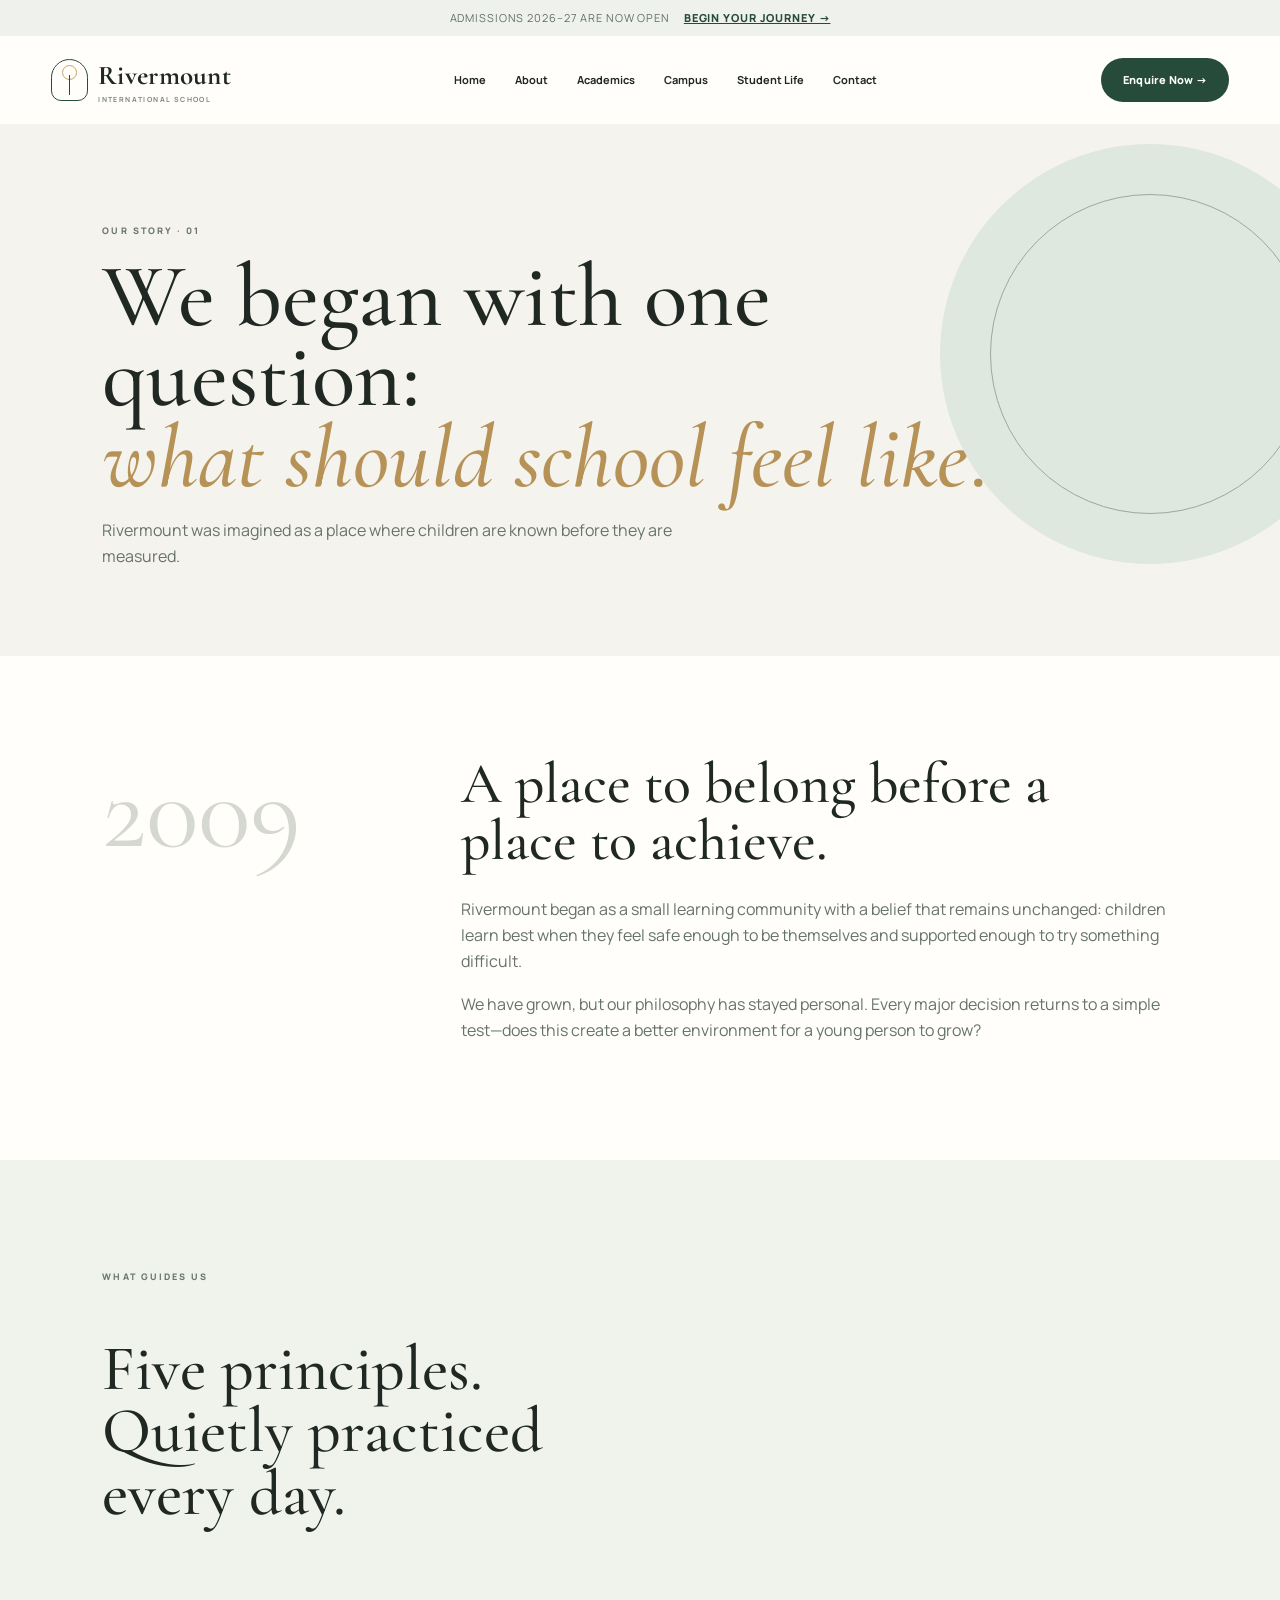
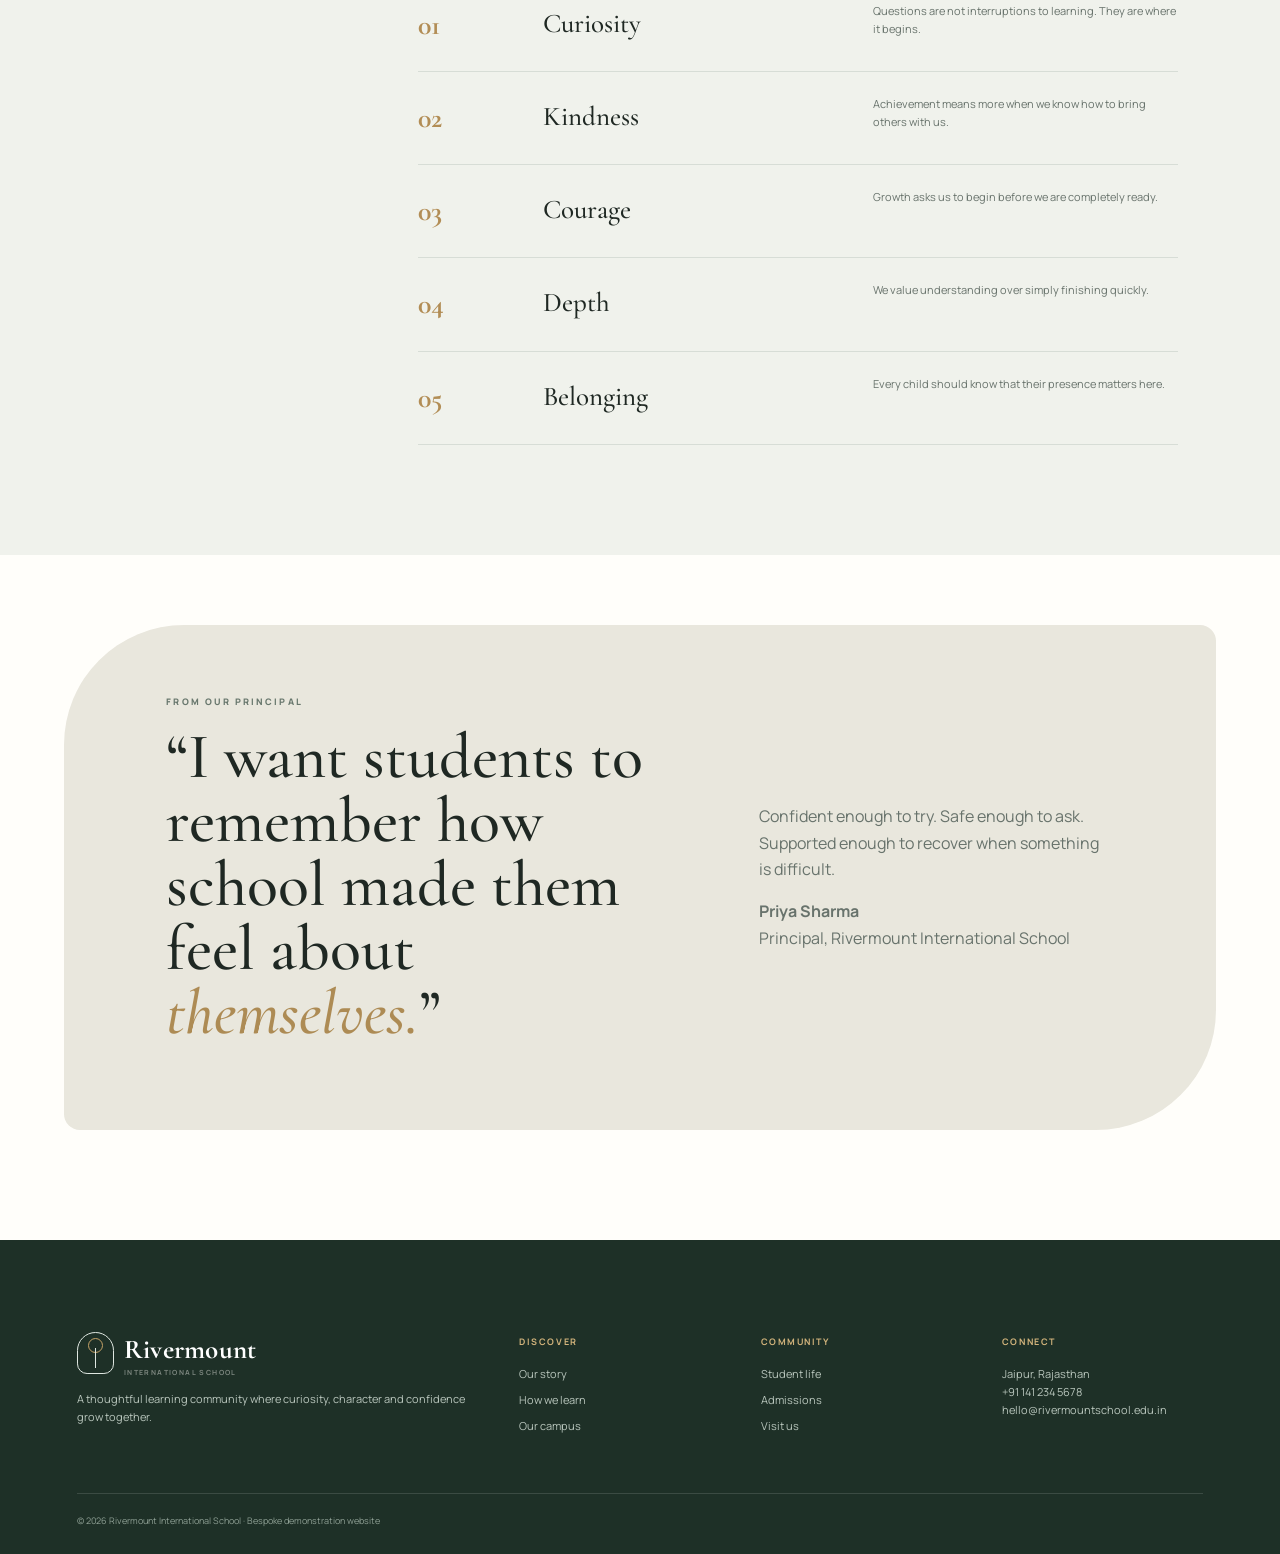
<file: about.html>
<!doctype html>
<html lang="en">

<head>
    <meta charset="utf-8">
    <meta name="viewport" content="width=device-width,initial-scale=1">
    <title>About | Rivermount International School</title>
    <link rel="preconnect" href="https://fonts.googleapis.com">
    <link rel="preconnect" href="https://fonts.gstatic.com" crossorigin>
    <link
        href="https://fonts.googleapis.com/css2?family=Caveat:wght@400;500&family=Cormorant+Garamond:ital,wght@0,400;0,500;0,600;1,500&family=Manrope:wght@400;500;600;700;800&display=swap"
        rel="stylesheet">
    <link rel="stylesheet" href="style.css">
</head>

<body>
    <div class="sitebar">ADMISSIONS 2026–27 ARE NOW OPEN <a href="admissions.html">BEGIN YOUR JOURNEY →</a></div>
    <header>
        <a class="logo" href="index.html"><span class="logo-mark"></span><span>Rivermount<small>INTERNATIONAL
                    SCHOOL</small></span></a>
        <nav class="desktop-nav"><a href="index.html">Home</a><a href="about.html">About</a><a
                href="academics.html">Academics</a><a href="campus.html">Campus</a><a href="life.html">Student
                Life</a><a href="contact.html">Contact</a></nav>
        <a class="enquire" href="admissions.html">Enquire Now →</a><button class="menu">☰</button>
        <div class="mobile-nav"><a href="index.html">Home</a><a href="about.html">About</a><a
                href="academics.html">Academics</a><a href="campus.html">Campus</a><a href="life.html">Student
                Life</a><a href="admissions.html">Admissions</a><a href="contact.html">Contact</a></div>
    </header>
    <main>
        <section class="page-hero">
            <div class="page-orb"></div>
            <div class="kicker">OUR STORY · 01</div>
            <h1>We began with one question:<br><i>what should school feel like?</i></h1>
            <p>Rivermount was imagined as a place where children are known before they are measured.</p>
        </section>
        <section class="story-section">
            <div class="story-year">2009</div>
            <div>
                <h2>A place to belong before a place to achieve.</h2>
                <p>Rivermount began as a small learning community with a belief that remains unchanged: children learn
                    best when they feel safe enough to be themselves and supported enough to try something difficult.
                </p>
                <p>We have grown, but our philosophy has stayed personal. Every major decision returns to a simple
                    test—does this create a better environment for a young person to grow?</p>
            </div>
        </section>
        <section class="principles">
            <div class="kicker">WHAT GUIDES US</div>
            <h2>Five principles. Quietly practiced every day.</h2>
            <div class="principle-list">
                <div class="principle"><b>01</b><strong>Curiosity</strong><span>Questions are not interruptions to
                        learning. They are where it begins.</span></div>
                <div class="principle"><b>02</b><strong>Kindness</strong><span>Achievement means more when we know how
                        to bring others with us.</span></div>
                <div class="principle"><b>03</b><strong>Courage</strong><span>Growth asks us to begin before we are
                        completely ready.</span></div>
                <div class="principle"><b>04</b><strong>Depth</strong><span>We value understanding over simply finishing
                        quickly.</span></div>
                <div class="principle"><b>05</b><strong>Belonging</strong><span>Every child should know that their
                        presence matters here.</span></div>
            </div>
        </section>
        <section class="visit-band">
            <div>
                <div class="kicker">FROM OUR PRINCIPAL</div>
                <h2>“I want students to remember how school made them feel about <i>themselves.</i>”</h2>
            </div>
            <div>
                <p>Confident enough to try. Safe enough to ask. Supported enough to recover when something is difficult.
                </p>
                <p><strong>Priya Sharma</strong><br>Principal, Rivermount International School</p>
            </div>
        </section>
    </main>
    <footer>
        <div class="footer-grid">
            <div><a class="logo" href="index.html"><span class="logo-mark"></span><span>Rivermount<small>INTERNATIONAL
                            SCHOOL</small></span></a>
                <p>A thoughtful learning community where curiosity, character and confidence grow together.</p>
            </div>
            <div>
                <h5>DISCOVER</h5><a href="about.html">Our story</a><a href="academics.html">How we learn</a><a
                    href="campus.html">Our campus</a>
            </div>
            <div>
                <h5>COMMUNITY</h5><a href="life.html">Student life</a><a href="admissions.html">Admissions</a><a
                    href="contact.html">Visit us</a>
            </div>
            <div>
                <h5>CONNECT</h5>
                <p>Jaipur, Rajasthan<br>+91 141 234 5678<br>hello@rivermountschool.edu.in</p>
            </div>
        </div>
        <div class="copy">© 2026 Rivermount International School · Bespoke demonstration website</div>
    </footer>
    <div class="toast" id="toast">Thank you — we'll be in touch shortly.</div>
    <script src="script.js"></script>
</body>

</html>
</file>
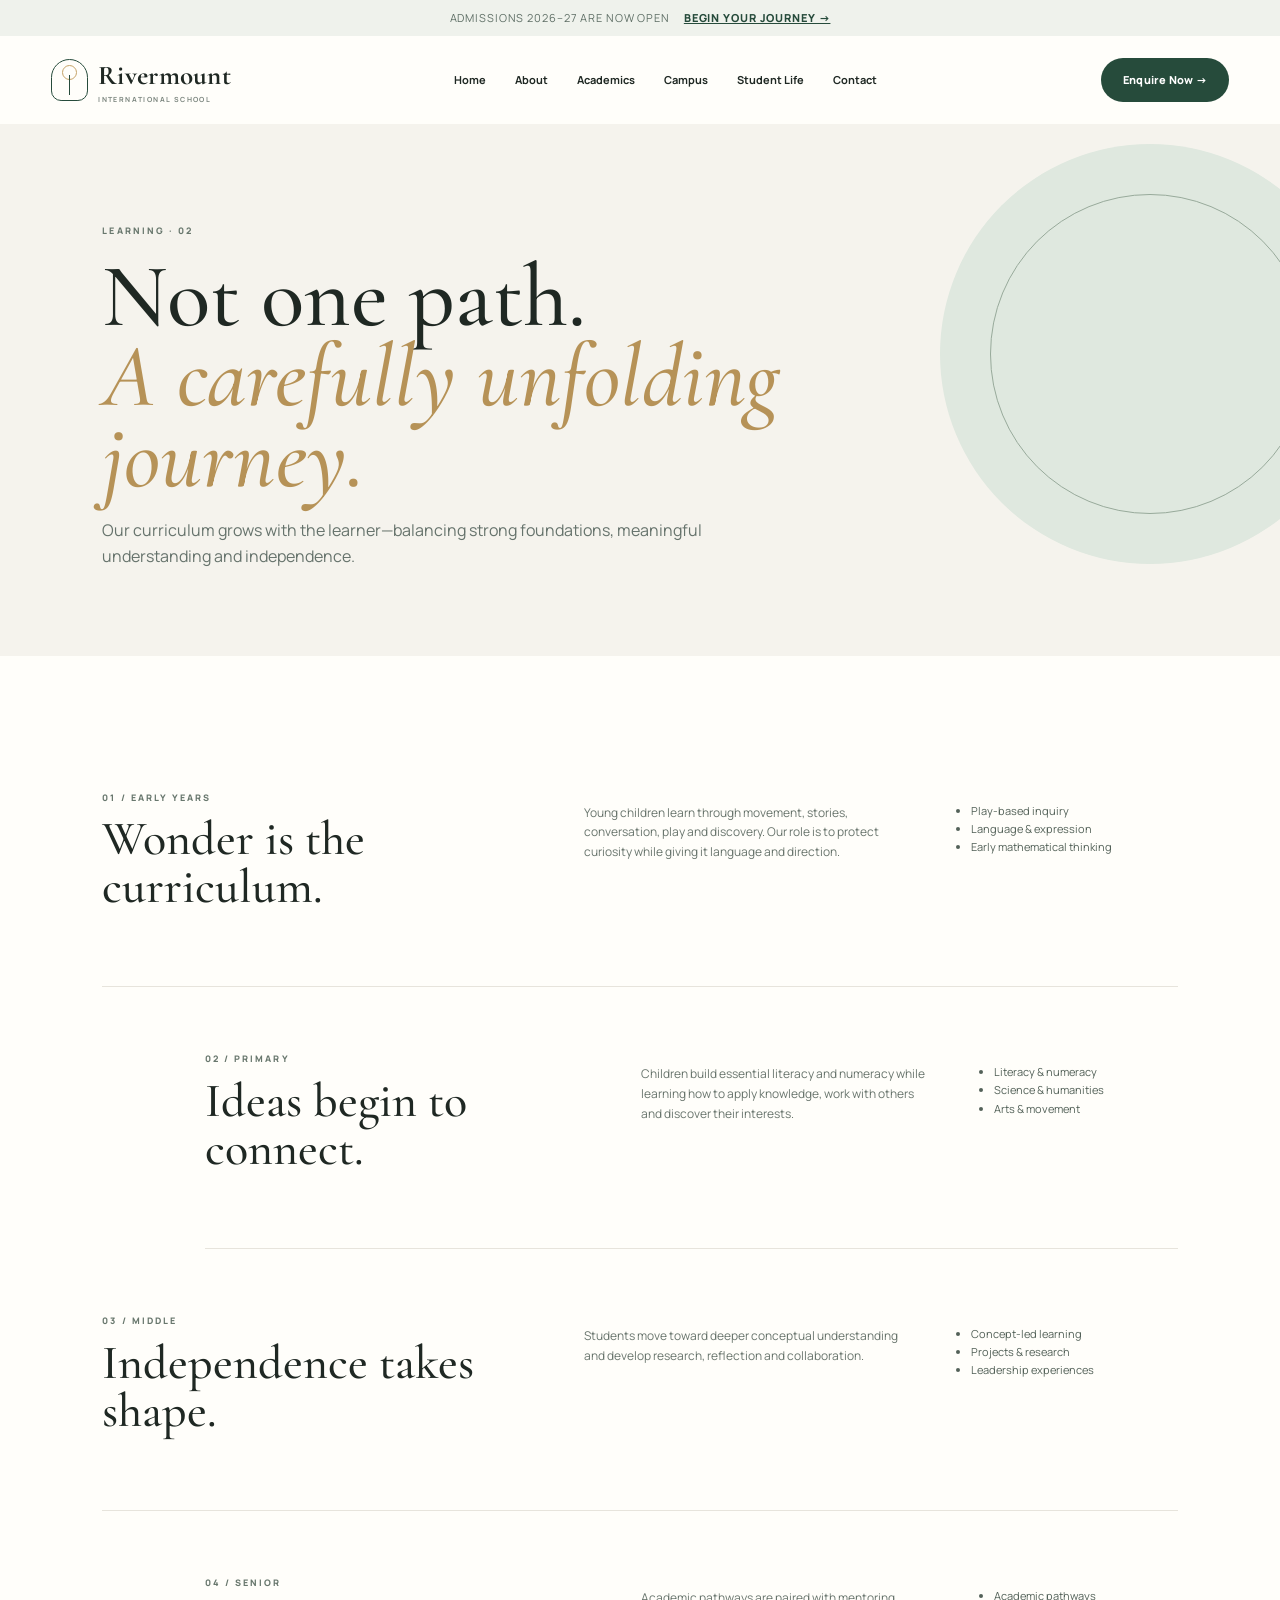
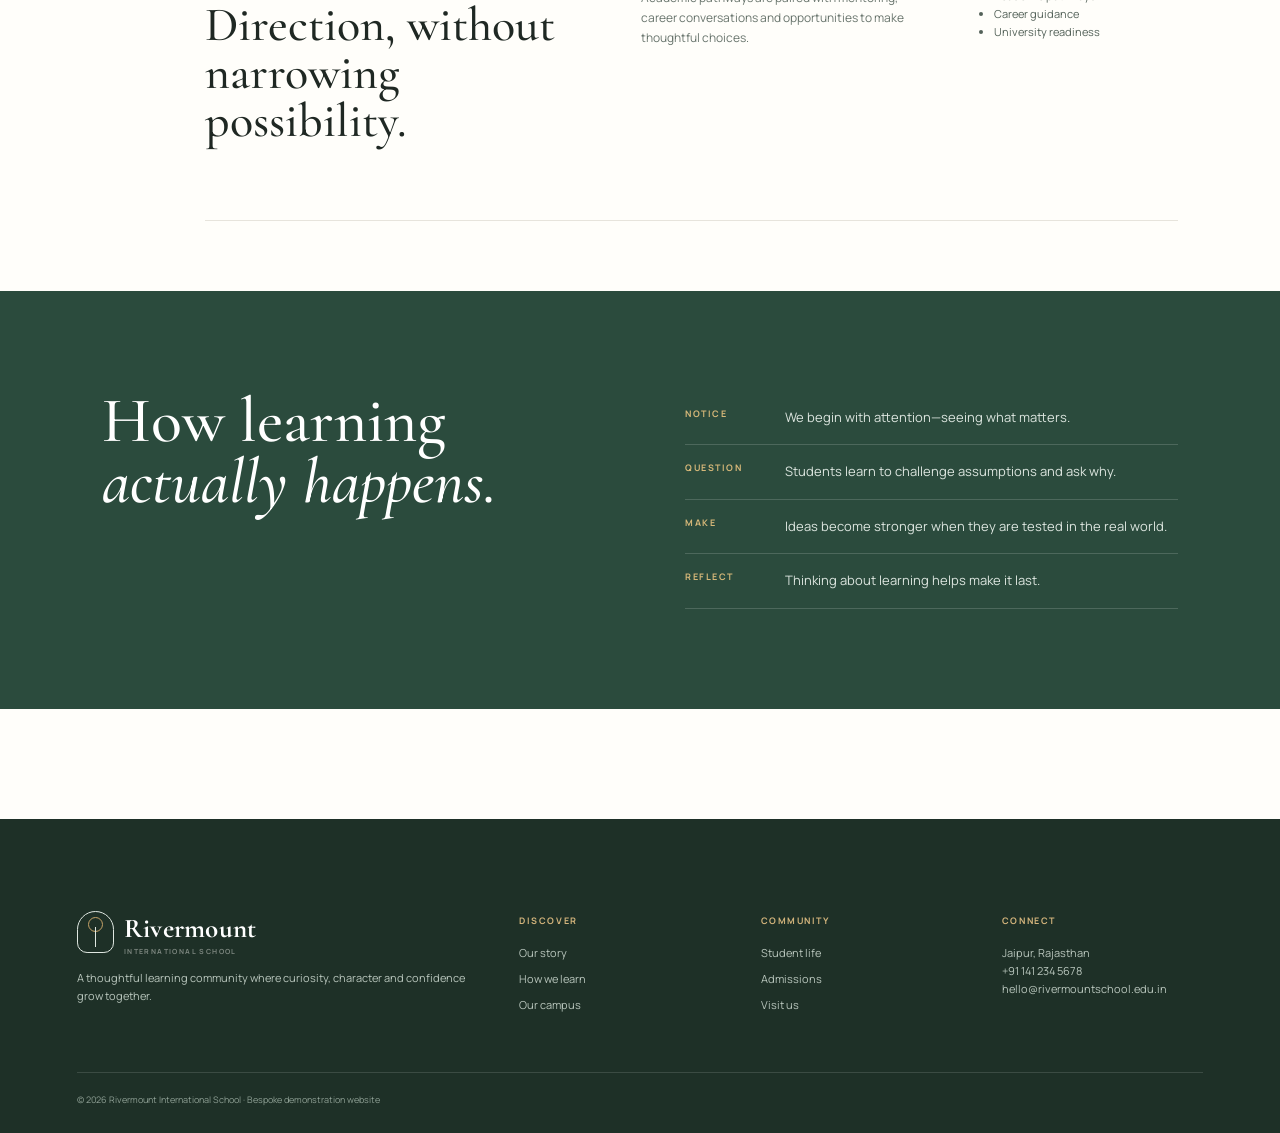
<file: academics.html>
<!doctype html>
<html lang="en">

<head>
    <meta charset="utf-8">
    <meta name="viewport" content="width=device-width,initial-scale=1">
    <title>Academics | Rivermount International School</title>
    <link rel="preconnect" href="https://fonts.googleapis.com">
    <link rel="preconnect" href="https://fonts.gstatic.com" crossorigin>
    <link
        href="https://fonts.googleapis.com/css2?family=Caveat:wght@400;500&family=Cormorant+Garamond:ital,wght@0,400;0,500;0,600;1,500&family=Manrope:wght@400;500;600;700;800&display=swap"
        rel="stylesheet">
    <link rel="stylesheet" href="style.css">
</head>

<body>
    <div class="sitebar">ADMISSIONS 2026–27 ARE NOW OPEN <a href="admissions.html">BEGIN YOUR JOURNEY →</a></div>
    <header>
        <a class="logo" href="index.html"><span class="logo-mark"></span><span>Rivermount<small>INTERNATIONAL
                    SCHOOL</small></span></a>
        <nav class="desktop-nav"><a href="index.html">Home</a><a href="about.html">About</a><a
                href="academics.html">Academics</a><a href="campus.html">Campus</a><a href="life.html">Student
                Life</a><a href="contact.html">Contact</a></nav>
        <a class="enquire" href="admissions.html">Enquire Now →</a><button class="menu">☰</button>
        <div class="mobile-nav"><a href="index.html">Home</a><a href="about.html">About</a><a
                href="academics.html">Academics</a><a href="campus.html">Campus</a><a href="life.html">Student
                Life</a><a href="admissions.html">Admissions</a><a href="contact.html">Contact</a></div>
    </header>
    <main>
        <section class="page-hero">
            <div class="page-orb"></div>
            <div class="kicker">LEARNING · 02</div>
            <h1>Not one path.<br><i>A carefully unfolding journey.</i></h1>
            <p>Our curriculum grows with the learner—balancing strong foundations, meaningful understanding and
                independence.</p>
        </section>
        <section class="academic-path">
            <article class="path-row">
                <div>
                    <div class="kicker">01 / EARLY YEARS</div>
                    <h2>Wonder is the curriculum.</h2>
                </div>
                <p>Young children learn through movement, stories, conversation, play and discovery. Our role is to
                    protect curiosity while giving it language and direction.</p>
                <ul>
                    <li>Play-based inquiry</li>
                    <li>Language & expression</li>
                    <li>Early mathematical thinking</li>
                </ul>
            </article>
            <article class="path-row">
                <div>
                    <div class="kicker">02 / PRIMARY</div>
                    <h2>Ideas begin to connect.</h2>
                </div>
                <p>Children build essential literacy and numeracy while learning how to apply knowledge, work with
                    others and discover their interests.</p>
                <ul>
                    <li>Literacy & numeracy</li>
                    <li>Science & humanities</li>
                    <li>Arts & movement</li>
                </ul>
            </article>
            <article class="path-row">
                <div>
                    <div class="kicker">03 / MIDDLE</div>
                    <h2>Independence takes shape.</h2>
                </div>
                <p>Students move toward deeper conceptual understanding and develop research, reflection and
                    collaboration.</p>
                <ul>
                    <li>Concept-led learning</li>
                    <li>Projects & research</li>
                    <li>Leadership experiences</li>
                </ul>
            </article>
            <article class="path-row">
                <div>
                    <div class="kicker">04 / SENIOR</div>
                    <h2>Direction, without narrowing possibility.</h2>
                </div>
                <p>Academic pathways are paired with mentoring, career conversations and opportunities to make
                    thoughtful choices.</p>
                <ul>
                    <li>Academic pathways</li>
                    <li>Career guidance</li>
                    <li>University readiness</li>
                </ul>
            </article>
        </section>
        <section class="method-band">
            <h2>How learning<br><i>actually happens.</i></h2>
            <div class="method-list">
                <div><b>NOTICE</b><span>We begin with attention—seeing what matters.</span></div>
                <div><b>QUESTION</b><span>Students learn to challenge assumptions and ask why.</span></div>
                <div><b>MAKE</b><span>Ideas become stronger when they are tested in the real world.</span></div>
                <div><b>REFLECT</b><span>Thinking about learning helps make it last.</span></div>
            </div>
        </section>
    </main>
    <footer>
        <div class="footer-grid">
            <div><a class="logo" href="index.html"><span class="logo-mark"></span><span>Rivermount<small>INTERNATIONAL
                            SCHOOL</small></span></a>
                <p>A thoughtful learning community where curiosity, character and confidence grow together.</p>
            </div>
            <div>
                <h5>DISCOVER</h5><a href="about.html">Our story</a><a href="academics.html">How we learn</a><a
                    href="campus.html">Our campus</a>
            </div>
            <div>
                <h5>COMMUNITY</h5><a href="life.html">Student life</a><a href="admissions.html">Admissions</a><a
                    href="contact.html">Visit us</a>
            </div>
            <div>
                <h5>CONNECT</h5>
                <p>Jaipur, Rajasthan<br>+91 141 234 5678<br>hello@rivermountschool.edu.in</p>
            </div>
        </div>
        <div class="copy">© 2026 Rivermount International School · Bespoke demonstration website</div>
    </footer>
    <div class="toast" id="toast">Thank you — we'll be in touch shortly.</div>
    <script src="script.js"></script>
</body>

</html>
</file>
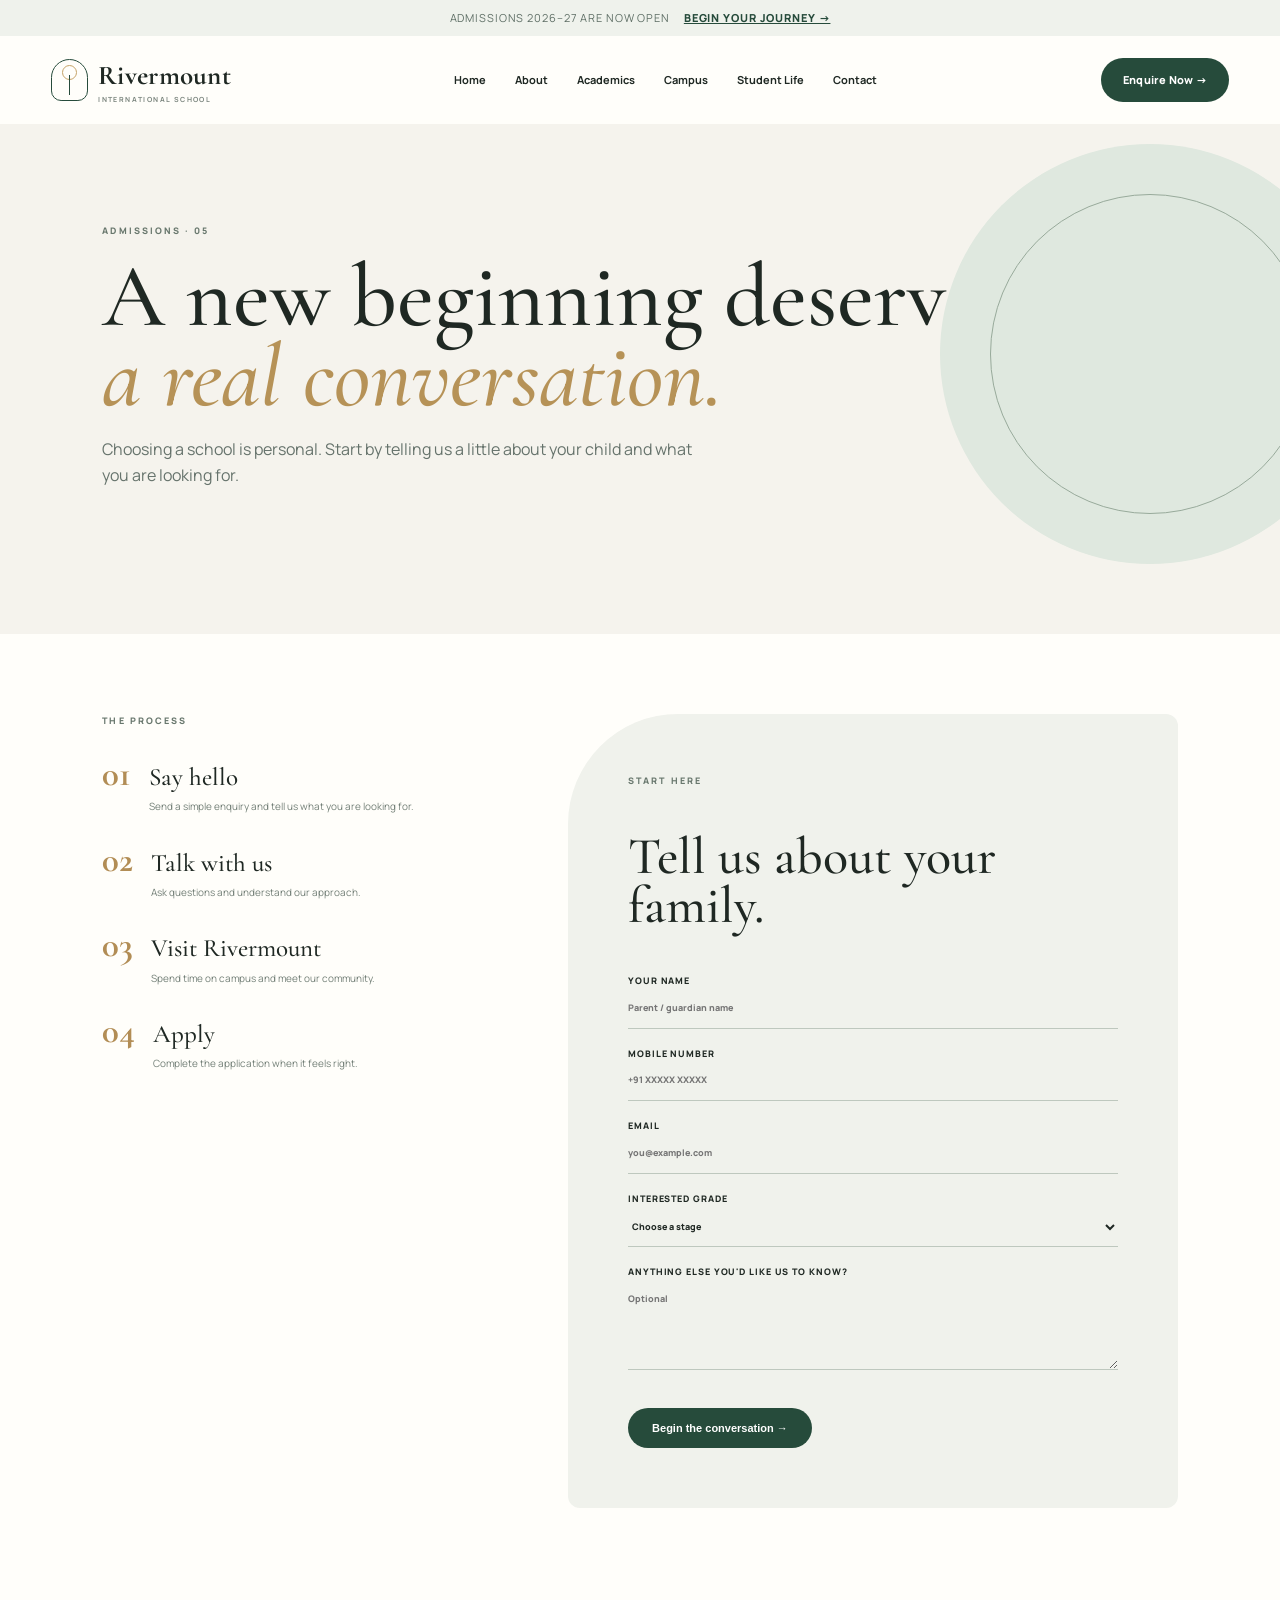
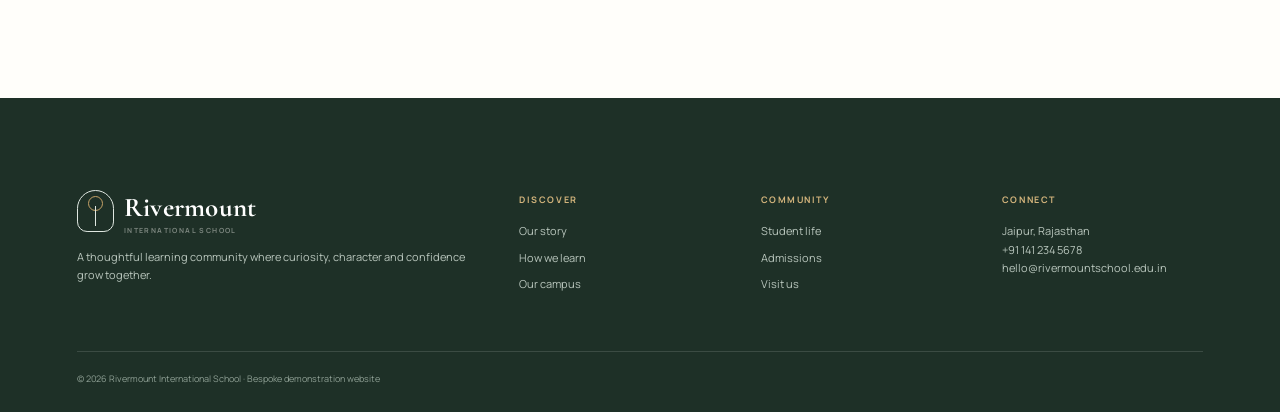
<file: admission.html>
<!doctype html>
<html lang="en">

<head>
    <meta charset="utf-8">
    <meta name="viewport" content="width=device-width,initial-scale=1">
    <title>Admissions | Rivermount International School</title>
    <link rel="preconnect" href="https://fonts.googleapis.com">
    <link rel="preconnect" href="https://fonts.gstatic.com" crossorigin>
    <link
        href="https://fonts.googleapis.com/css2?family=Caveat:wght@400;500&family=Cormorant+Garamond:ital,wght@0,400;0,500;0,600;1,500&family=Manrope:wght@400;500;600;700;800&display=swap"
        rel="stylesheet">
    <link rel="stylesheet" href="style.css">
</head>

<body>
    <div class="sitebar">ADMISSIONS 2026–27 ARE NOW OPEN <a href="admissions.html">BEGIN YOUR JOURNEY →</a></div>
    <header>
        <a class="logo" href="index.html"><span class="logo-mark"></span><span>Rivermount<small>INTERNATIONAL
                    SCHOOL</small></span></a>
        <nav class="desktop-nav"><a href="index.html">Home</a><a href="about.html">About</a><a
                href="academics.html">Academics</a><a href="campus.html">Campus</a><a href="life.html">Student
                Life</a><a href="contact.html">Contact</a></nav>
        <a class="enquire" href="admissions.html">Enquire Now →</a><button class="menu">☰</button>
        <div class="mobile-nav"><a href="index.html">Home</a><a href="about.html">About</a><a
                href="academics.html">Academics</a><a href="campus.html">Campus</a><a href="life.html">Student
                Life</a><a href="admissions.html">Admissions</a><a href="contact.html">Contact</a></div>
    </header>
    <main>
        <section class="page-hero">
            <div class="page-orb"></div>
            <div class="kicker">ADMISSIONS · 05</div>
            <h1>A new beginning deserves<br><i>a real conversation.</i></h1>
            <p>Choosing a school is personal. Start by telling us a little about your child and what you are looking
                for.</p>
        </section>
        <section class="admission-layout">
            <div class="steps">
                <div class="kicker">THE PROCESS</div>
                <div class="step"><b>01</b>
                    <div><strong>Say hello</strong><span>Send a simple enquiry and tell us what you are looking
                            for.</span></div>
                </div>
                <div class="step"><b>02</b>
                    <div><strong>Talk with us</strong><span>Ask questions and understand our approach.</span></div>
                </div>
                <div class="step"><b>03</b>
                    <div><strong>Visit Rivermount</strong><span>Spend time on campus and meet our community.</span>
                    </div>
                </div>
                <div class="step"><b>04</b>
                    <div><strong>Apply</strong><span>Complete the application when it feels right.</span></div>
                </div>
            </div>
            <form class="form-shell" id="enquiryForm">
                <div class="kicker">START HERE</div>
                <h2>Tell us about your family.</h2><label>YOUR NAME<input required
                        placeholder="Parent / guardian name"></label><label>MOBILE NUMBER<input required type="tel"
                        placeholder="+91 XXXXX XXXXX"></label><label>EMAIL<input required type="email"
                        placeholder="you@example.com"></label><label>INTERESTED GRADE<select required>
                        <option value="">Choose a stage</option>
                        <option>Early Years</option>
                        <option>Primary</option>
                        <option>Middle School</option>
                        <option>Senior School</option>
                    </select></label><label>ANYTHING ELSE YOU'D LIKE US TO KNOW?<textarea
                        placeholder="Optional"></textarea></label><button type="submit">Begin the conversation
                    →</button>
            </form>
        </section>
    </main>
    <footer>
        <div class="footer-grid">
            <div><a class="logo" href="index.html"><span class="logo-mark"></span><span>Rivermount<small>INTERNATIONAL
                            SCHOOL</small></span></a>
                <p>A thoughtful learning community where curiosity, character and confidence grow together.</p>
            </div>
            <div>
                <h5>DISCOVER</h5><a href="about.html">Our story</a><a href="academics.html">How we learn</a><a
                    href="campus.html">Our campus</a>
            </div>
            <div>
                <h5>COMMUNITY</h5><a href="life.html">Student life</a><a href="admissions.html">Admissions</a><a
                    href="contact.html">Visit us</a>
            </div>
            <div>
                <h5>CONNECT</h5>
                <p>Jaipur, Rajasthan<br>+91 141 234 5678<br>hello@rivermountschool.edu.in</p>
            </div>
        </div>
        <div class="copy">© 2026 Rivermount International School · Bespoke demonstration website</div>
    </footer>
    <div class="toast" id="toast">Thank you — we'll be in touch shortly.</div>
    <script src="script.js"></script>
</body>

</html>
</file>
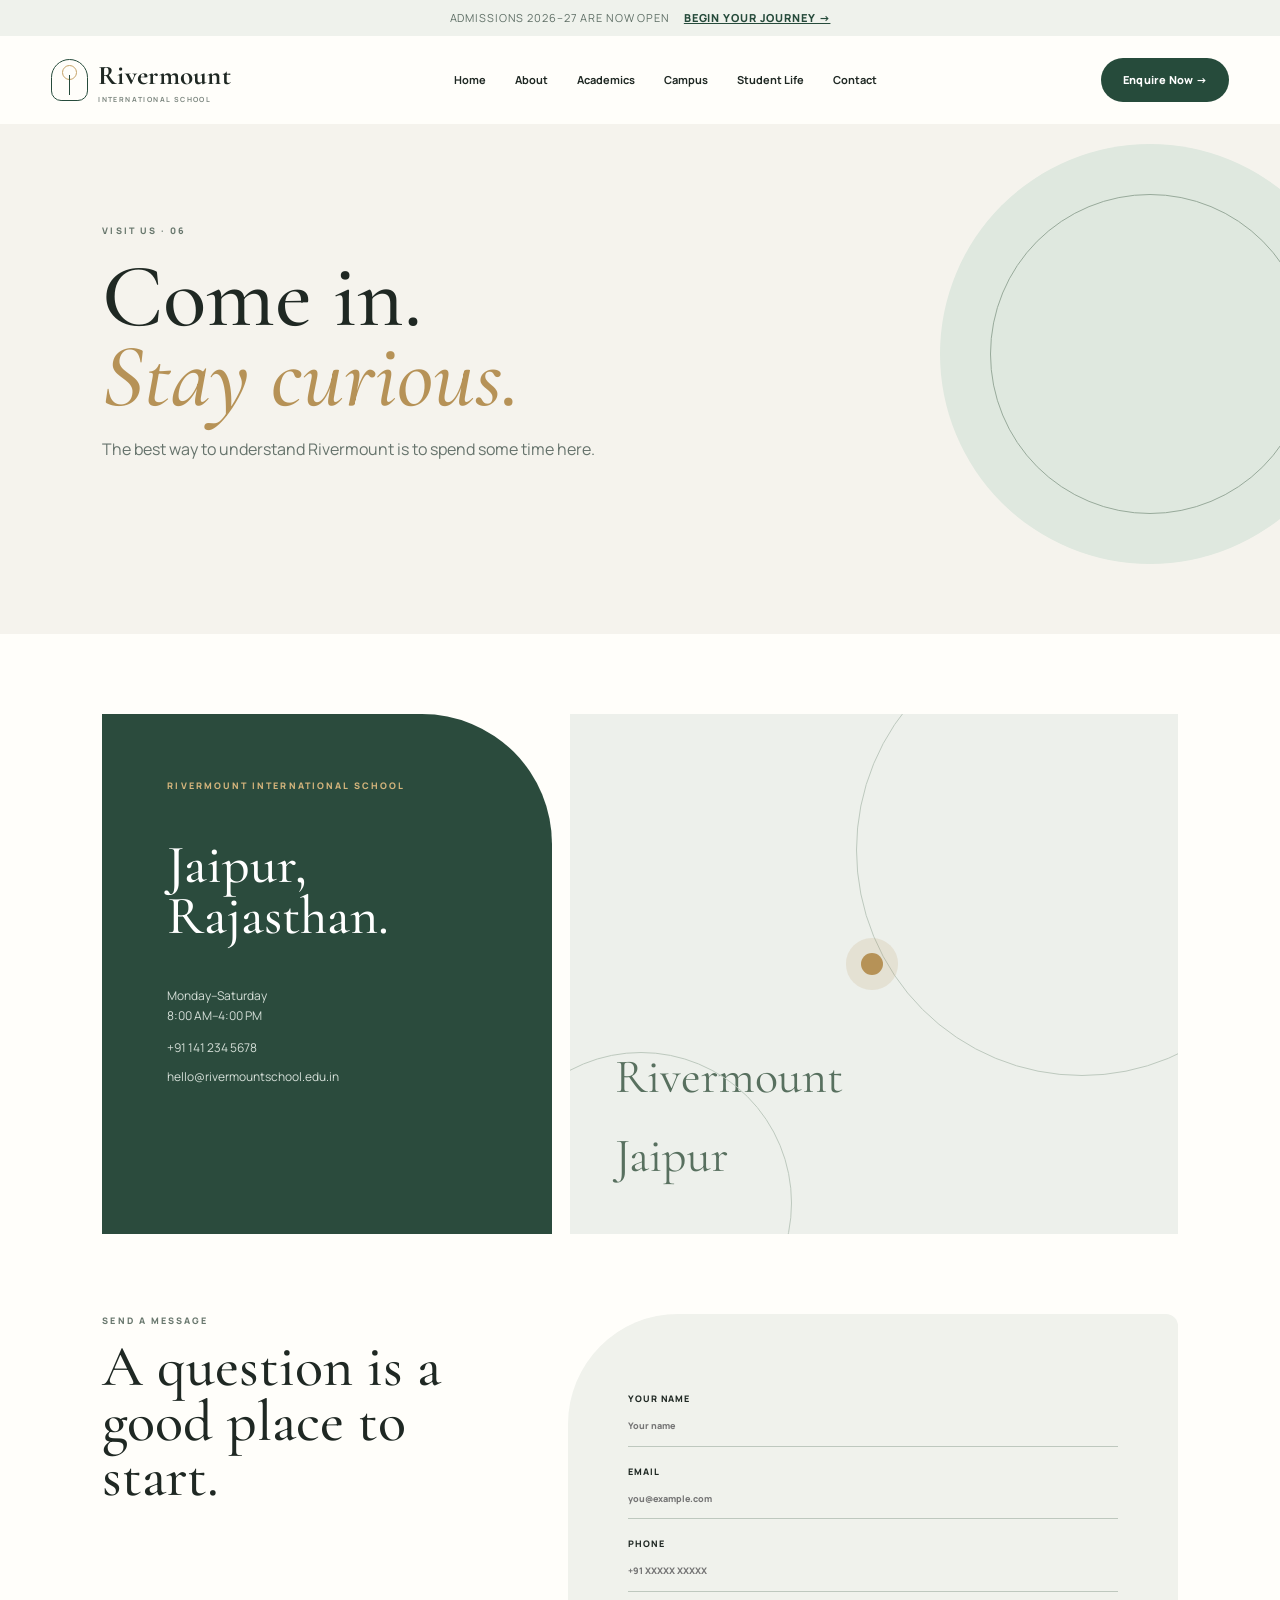
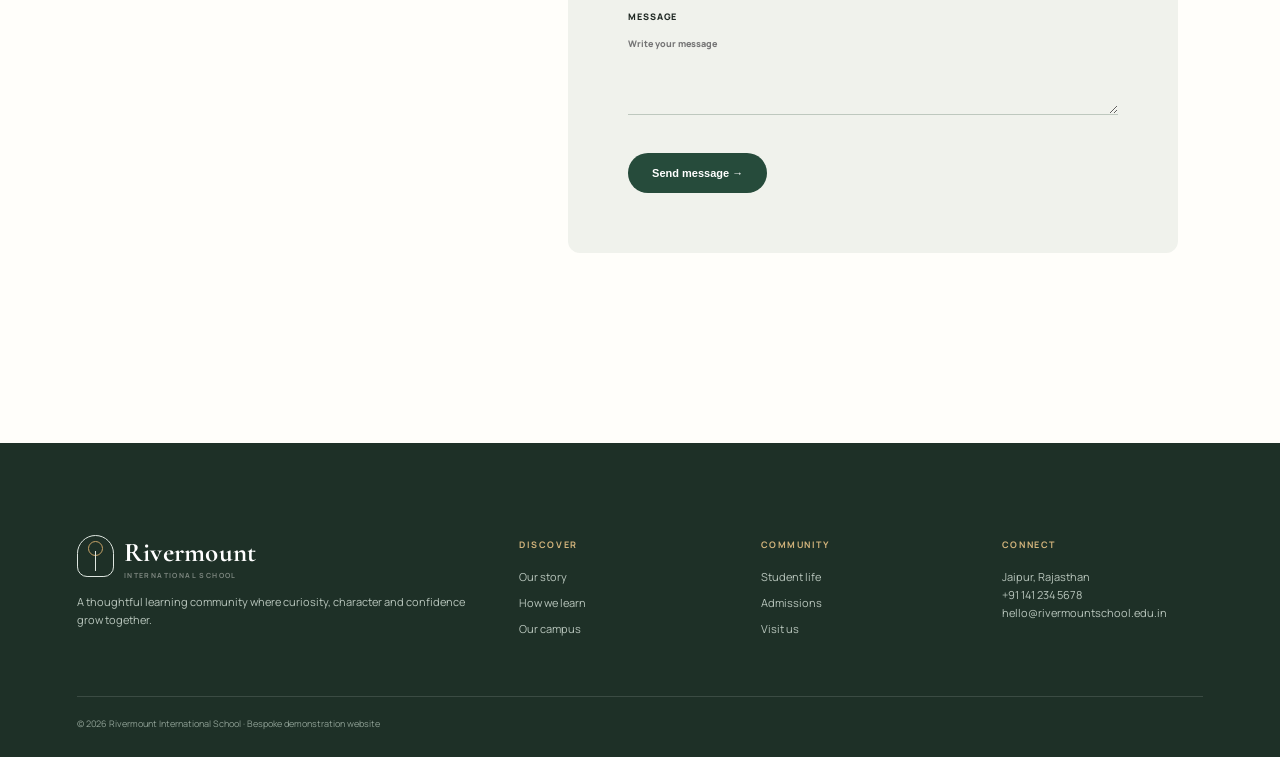
<file: contact.html>
<!doctype html>
<html lang="en">

<head>
    <meta charset="utf-8">
    <meta name="viewport" content="width=device-width,initial-scale=1">
    <title>Contact | Rivermount International School</title>
    <link rel="preconnect" href="https://fonts.googleapis.com">
    <link rel="preconnect" href="https://fonts.gstatic.com" crossorigin>
    <link
        href="https://fonts.googleapis.com/css2?family=Caveat:wght@400;500&family=Cormorant+Garamond:ital,wght@0,400;0,500;0,600;1,500&family=Manrope:wght@400;500;600;700;800&display=swap"
        rel="stylesheet">
    <link rel="stylesheet" href="style.css">
</head>

<body>
    <div class="sitebar">ADMISSIONS 2026–27 ARE NOW OPEN <a href="admissions.html">BEGIN YOUR JOURNEY →</a></div>
    <header>
        <a class="logo" href="index.html"><span class="logo-mark"></span><span>Rivermount<small>INTERNATIONAL
                    SCHOOL</small></span></a>
        <nav class="desktop-nav"><a href="index.html">Home</a><a href="about.html">About</a><a
                href="academics.html">Academics</a><a href="campus.html">Campus</a><a href="life.html">Student
                Life</a><a href="contact.html">Contact</a></nav>
        <a class="enquire" href="admissions.html">Enquire Now →</a><button class="menu">☰</button>
        <div class="mobile-nav"><a href="index.html">Home</a><a href="about.html">About</a><a
                href="academics.html">Academics</a><a href="campus.html">Campus</a><a href="life.html">Student
                Life</a><a href="admissions.html">Admissions</a><a href="contact.html">Contact</a></div>
    </header>
    <main>
        <section class="page-hero">
            <div class="page-orb"></div>
            <div class="kicker">VISIT US · 06</div>
            <h1>Come in.<br><i>Stay curious.</i></h1>
            <p>The best way to understand Rivermount is to spend some time here.</p>
        </section>
        <section class="contact-layout">
            <div class="contact-info">
                <div class="kicker" style="color:#d3b47c">RIVERMOUNT INTERNATIONAL SCHOOL</div>
                <h2>Jaipur,<br>Rajasthan.</h2>
                <p>Monday–Saturday<br>8:00 AM–4:00 PM</p><a href="tel:+911412345678">+91 141 234 5678</a><a
                    href="mailto:hello@rivermountschool.edu.in">hello@rivermountschool.edu.in</a>
            </div>
            <div class="map-art">
                <div class="map-pin"></div><span>Rivermount<br>Jaipur</span>
            </div>
        </section>
        <section class="admission-layout" style="padding-top:0">
            <div>
                <div class="kicker">SEND A MESSAGE</div>
                <h2 class="serif" style="font-size:58px;line-height:.95;font-weight:500;margin:10px 0">A question is a
                    good place to start.</h2>
            </div>
            <form class="form-shell" id="contactForm"><label>YOUR NAME<input required
                        placeholder="Your name"></label><label>EMAIL<input required type="email"
                        placeholder="you@example.com"></label><label>PHONE<input
                        placeholder="+91 XXXXX XXXXX"></label><label>MESSAGE<textarea required
                        placeholder="Write your message"></textarea></label><button type="submit">Send message
                    →</button></form>
        </section>
    </main>
    <footer>
        <div class="footer-grid">
            <div><a class="logo" href="index.html"><span class="logo-mark"></span><span>Rivermount<small>INTERNATIONAL
                            SCHOOL</small></span></a>
                <p>A thoughtful learning community where curiosity, character and confidence grow together.</p>
            </div>
            <div>
                <h5>DISCOVER</h5><a href="about.html">Our story</a><a href="academics.html">How we learn</a><a
                    href="campus.html">Our campus</a>
            </div>
            <div>
                <h5>COMMUNITY</h5><a href="life.html">Student life</a><a href="admissions.html">Admissions</a><a
                    href="contact.html">Visit us</a>
            </div>
            <div>
                <h5>CONNECT</h5>
                <p>Jaipur, Rajasthan<br>+91 141 234 5678<br>hello@rivermountschool.edu.in</p>
            </div>
        </div>
        <div class="copy">© 2026 Rivermount International School · Bespoke demonstration website</div>
    </footer>
    <div class="toast" id="toast">Thank you — we'll be in touch shortly.</div>
    <script src="script.js"></script>
</body>

</html>
</file>
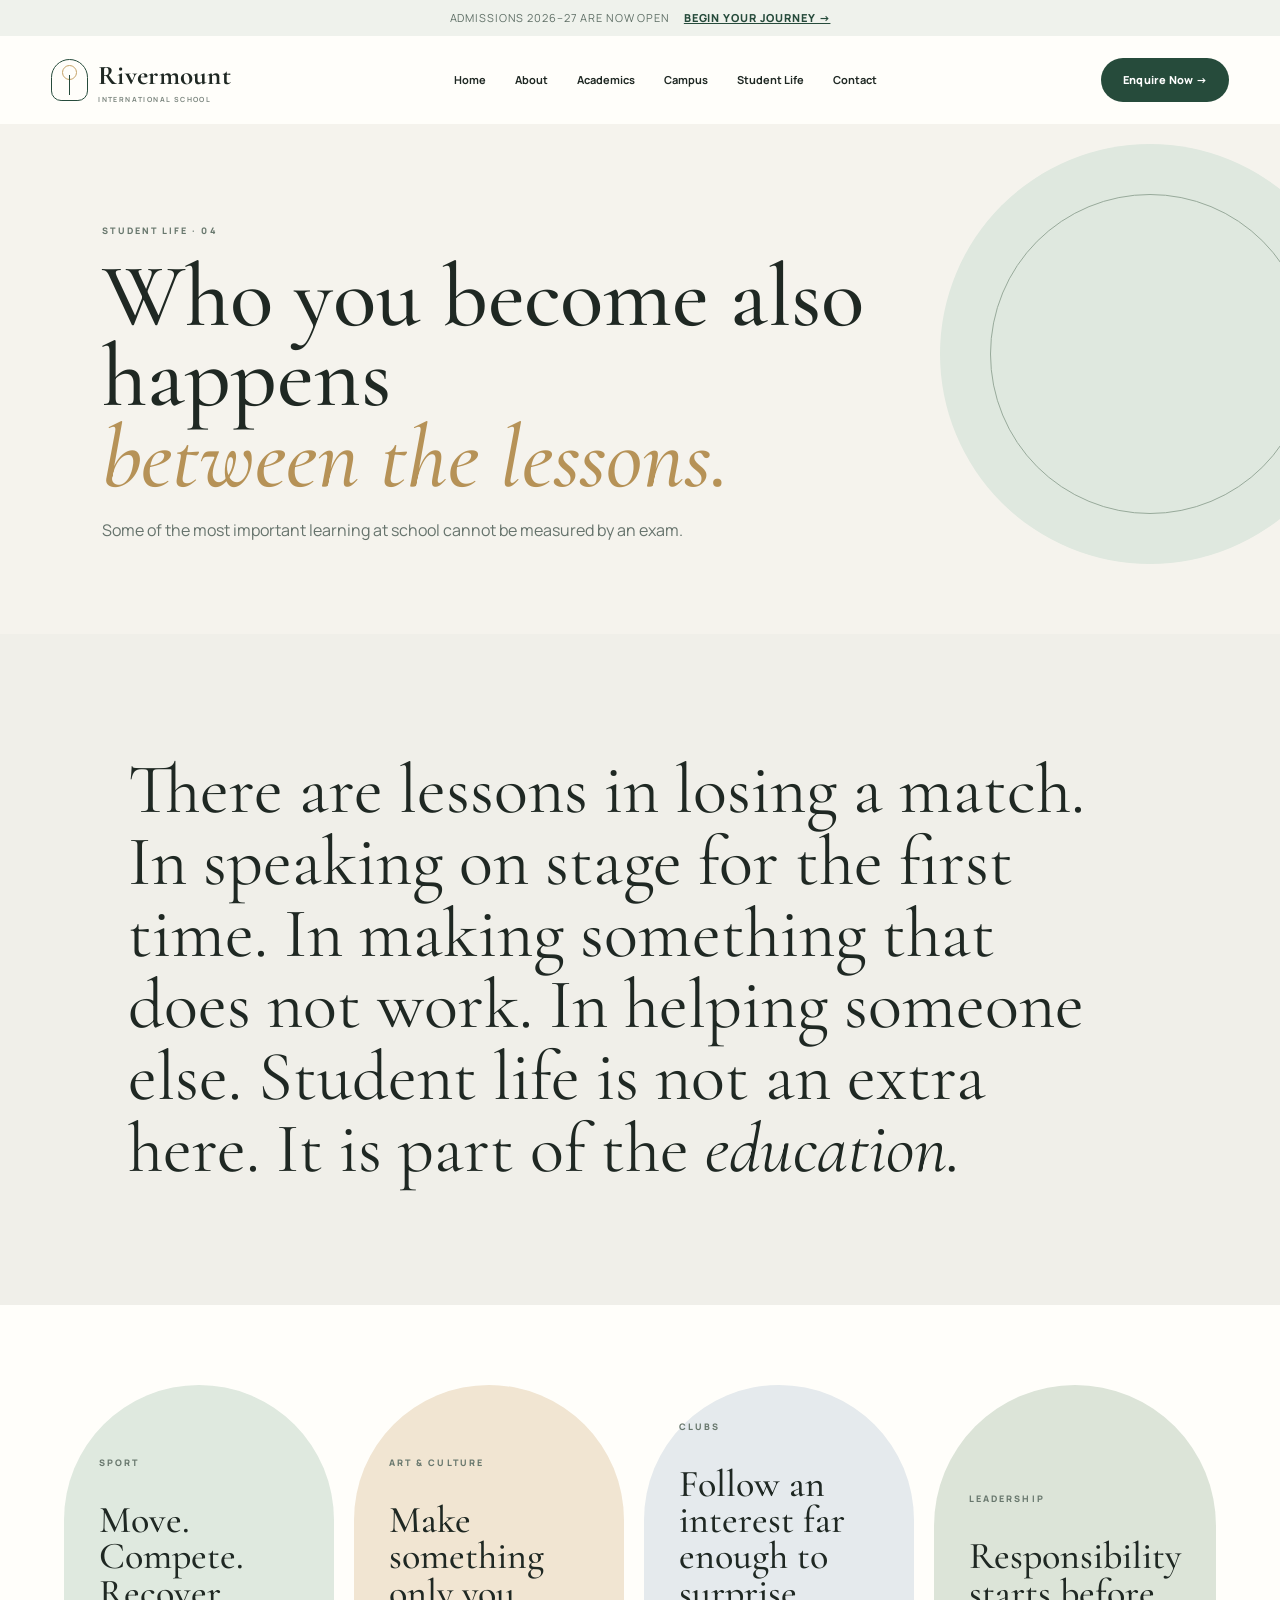
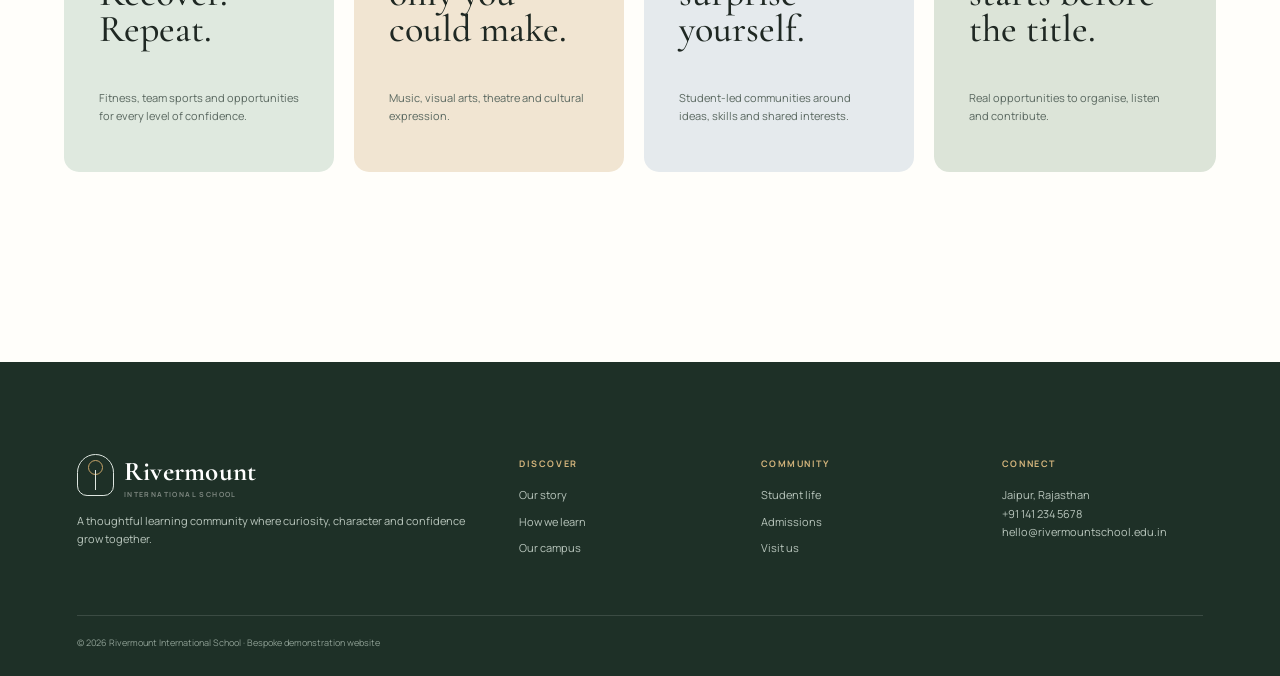
<file: life.html>
<!doctype html>
<html lang="en">

<head>
    <meta charset="utf-8">
    <meta name="viewport" content="width=device-width,initial-scale=1">
    <title>Student Life | Rivermount International School</title>
    <link rel="preconnect" href="https://fonts.googleapis.com">
    <link rel="preconnect" href="https://fonts.gstatic.com" crossorigin>
    <link
        href="https://fonts.googleapis.com/css2?family=Caveat:wght@400;500&family=Cormorant+Garamond:ital,wght@0,400;0,500;0,600;1,500&family=Manrope:wght@400;500;600;700;800&display=swap"
        rel="stylesheet">
    <link rel="stylesheet" href="style.css">
</head>

<body>
    <div class="sitebar">ADMISSIONS 2026–27 ARE NOW OPEN <a href="admissions.html">BEGIN YOUR JOURNEY →</a></div>
    <header>
        <a class="logo" href="index.html"><span class="logo-mark"></span><span>Rivermount<small>INTERNATIONAL
                    SCHOOL</small></span></a>
        <nav class="desktop-nav"><a href="index.html">Home</a><a href="about.html">About</a><a
                href="academics.html">Academics</a><a href="campus.html">Campus</a><a href="life.html">Student
                Life</a><a href="contact.html">Contact</a></nav>
        <a class="enquire" href="admissions.html">Enquire Now →</a><button class="menu">☰</button>
        <div class="mobile-nav"><a href="index.html">Home</a><a href="about.html">About</a><a
                href="academics.html">Academics</a><a href="campus.html">Campus</a><a href="life.html">Student
                Life</a><a href="admissions.html">Admissions</a><a href="contact.html">Contact</a></div>
    </header>
    <main>
        <section class="page-hero">
            <div class="page-orb"></div>
            <div class="kicker">STUDENT LIFE · 04</div>
            <h1>Who you become also happens<br><i>between the lessons.</i></h1>
            <p>Some of the most important learning at school cannot be measured by an exam.</p>
        </section>
        <section class="life-quote">
            <p>There are lessons in losing a match. In speaking on stage for the first time. In making something that
                does not work. In helping someone else. Student life is not an extra here. It is part of the
                <i>education.</i></p>
        </section>
        <section class="activity-orbits">
            <article class="activity">
                <div class="kicker">SPORT</div>
                <h2>Move. Compete. Recover. Repeat.</h2>
                <p>Fitness, team sports and opportunities for every level of confidence.</p>
            </article>
            <article class="activity">
                <div class="kicker">ART & CULTURE</div>
                <h2>Make something only you could make.</h2>
                <p>Music, visual arts, theatre and cultural expression.</p>
            </article>
            <article class="activity">
                <div class="kicker">CLUBS</div>
                <h2>Follow an interest far enough to surprise yourself.</h2>
                <p>Student-led communities around ideas, skills and shared interests.</p>
            </article>
            <article class="activity">
                <div class="kicker">LEADERSHIP</div>
                <h2>Responsibility starts before the title.</h2>
                <p>Real opportunities to organise, listen and contribute.</p>
            </article>
        </section>
    </main>
    <footer>
        <div class="footer-grid">
            <div><a class="logo" href="index.html"><span class="logo-mark"></span><span>Rivermount<small>INTERNATIONAL
                            SCHOOL</small></span></a>
                <p>A thoughtful learning community where curiosity, character and confidence grow together.</p>
            </div>
            <div>
                <h5>DISCOVER</h5><a href="about.html">Our story</a><a href="academics.html">How we learn</a><a
                    href="campus.html">Our campus</a>
            </div>
            <div>
                <h5>COMMUNITY</h5><a href="life.html">Student life</a><a href="admissions.html">Admissions</a><a
                    href="contact.html">Visit us</a>
            </div>
            <div>
                <h5>CONNECT</h5>
                <p>Jaipur, Rajasthan<br>+91 141 234 5678<br>hello@rivermountschool.edu.in</p>
            </div>
        </div>
        <div class="copy">© 2026 Rivermount International School · Bespoke demonstration website</div>
    </footer>
    <div class="toast" id="toast">Thank you — we'll be in touch shortly.</div>
    <script src="script.js"></script>
</body>

</html>
</file>
<file: style.css>
:root {
    --ink: #1f2823;
    --muted: #66736b;
    --forest: #264b3b;
    --sage: #dce5db;
    --cream: #f8f5ef;
    --gold: #c5a267;
    --line: #e7e4dc;
    --paper: #fffefa;
}

* {
    box-sizing: border-box
}

html {
    scroll-behavior: smooth
}

body {
    margin: 0;
    background: var(--paper);
    color: var(--ink);
    font-family: "Manrope", system-ui, sans-serif;
    line-height: 1.65
}

a {
    text-decoration: none;
    color: inherit
}

img {
    display: block;
    max-width: 100%
}

::selection {
    background: var(--sage)
}

.sitebar {
    height: 36px;
    background: #eff2ec;
    color: #607067;
    display: flex;
    align-items: center;
    justify-content: center;
    font-size: 11px;
    letter-spacing: .08em
}

.sitebar a {
    margin-left: 14px;
    text-decoration: underline;
    color: #264b3b;
    font-weight: 800
}

header {
    height: 88px;
    display: flex;
    align-items: center;
    padding: 0 clamp(20px, 4vw, 64px);
    justify-content: space-between;
    position: relative;
    z-index: 10;
    background: rgba(255, 254, 250, .92);
    backdrop-filter: blur(14px)
}

.logo {
    display: flex;
    align-items: center;
    gap: 10px;
    font-family: "Cormorant Garamond", serif;
    font-size: 27px;
    font-weight: 700;
    letter-spacing: .01em
}

.logo-mark {
    width: 37px;
    height: 42px;
    border: 1.5px solid var(--forest);
    border-radius: 22px 22px 12px 12px;
    position: relative
}

.logo-mark:before {
    content: "";
    position: absolute;
    width: 13px;
    height: 13px;
    border: 1.5px solid var(--gold);
    border-radius: 50%;
    top: 5px;
    left: 10px
}

.logo-mark:after {
    content: "";
    position: absolute;
    width: 1px;
    height: 20px;
    background: var(--forest);
    bottom: 5px;
    left: 17px
}

.logo small {
    display: block;
    font-family: Manrope, sans-serif;
    font-size: 7px;
    letter-spacing: .2em;
    color: #7c867f;
    margin-top: -5px
}

.desktop-nav {
    display: flex;
    gap: 29px;
    font-size: 11px;
    font-weight: 700
}

.desktop-nav a {
    position: relative
}

.desktop-nav a:after {
    content: "";
    position: absolute;
    left: 0;
    bottom: -6px;
    width: 0;
    height: 1px;
    background: var(--forest);
    transition: .25s
}

.desktop-nav a:hover:after {
    width: 100%
}

.enquire {
    border: 0;
    background: var(--forest);
    color: #fff;
    padding: 13px 22px;
    border-radius: 999px;
    font-size: 11px;
    font-weight: 800;
    letter-spacing: .02em
}

.menu {
    display: none;
    border: 0;
    background: none;
    font-size: 24px
}

.mobile-nav {
    display: none
}

.kicker {
    font-size: 9px;
    letter-spacing: .23em;
    font-weight: 800;
    color: #68776d;
    text-transform: uppercase
}

.serif {
    font-family: "Cormorant Garamond", serif
}

.hero {
    min-height: 720px;
    position: relative;
    overflow: hidden;
    background: #eef1eb
}

.hero-photo {
    position: absolute;
    right: 0;
    top: 0;
    width: 64%;
    height: 100%;
    background: url("assets/campus-hero.jpg") center/cover no-repeat
}

.hero-photo:after {
    content: "";
    position: absolute;
    inset: 0;
    background: linear-gradient(90deg, rgba(238, 241, 235, .98) 0%, rgba(248, 246, 240, .75) 18%, rgba(255, 255, 255, 0) 55%)
}

.hero-copy {
    position: relative;
    z-index: 2;
    padding: 105px 5vw;
    width: min(760px, 62%);
    margin-left: 4vw
}

.hero h1 {
    font-family: "Cormorant Garamond", serif;
    font-size: clamp(4rem, 7vw, 7.4rem);
    line-height: .88;
    letter-spacing: -.055em;
    font-weight: 600;
    margin: 22px 0 25px
}

.hero h1 i {
    font-weight: 500;
    color: #b8955a
}

.hero p {
    max-width: 480px;
    color: #59655f;
    font-size: 15px
}

.hero-actions {
    display: flex;
    align-items: center;
    gap: 26px;
    margin-top: 31px
}

.pill {
    display: inline-flex;
    align-items: center;
    gap: 12px;
    border-radius: 999px;
    padding: 14px 23px;
    background: var(--forest);
    color: white;
    font-size: 11px;
    font-weight: 800
}

.text-btn {
    font-size: 11px;
    font-weight: 800
}

.hero-stat {
    display: flex;
    gap: 0;
    margin-top: 58px
}

.hero-stat div {
    padding: 0 24px;
    border-left: 1px solid #d4d9d2
}

.hero-stat div:first-child {
    padding-left: 0;
    border-left: 0
}

.hero-stat strong {
    font-family: "Cormorant Garamond";
    font-size: 30px;
    font-weight: 600;
    display: block;
    line-height: 1
}

.hero-stat span {
    font-size: 9px;
    color: #738077
}

.hero-script {
    position: absolute;
    right: 5vw;
    bottom: 46px;
    color: #fff;
    font-family: "Caveat", cursive;
    font-size: 30px;
    line-height: 1.1;
    z-index: 3;
    transform: rotate(-5deg)
}

.scroll-note {
    position: absolute;
    left: 5vw;
    bottom: 30px;
    z-index: 4;
    font-size: 9px;
    letter-spacing: .16em;
    color: #6d776f
}

.manifesto {
    padding: 130px 8vw 105px;
    position: relative
}

.manifesto:before {
    content: "";
    position: absolute;
    width: 260px;
    height: 260px;
    border-radius: 50%;
    background: #f0e6d3;
    right: 10%;
    top: 60px;
    filter: blur(1px);
    opacity: .55
}

.manifesto-inner {
    max-width: 1020px;
    margin: auto;
    position: relative
}

.manifesto h2 {
    font-family: "Cormorant Garamond";
    font-size: clamp(3rem, 5vw, 5.3rem);
    font-weight: 500;
    line-height: 1.05;
    letter-spacing: -.04em;
    margin: 17px 0
}

.manifesto h2 i {
    color: #b28d55
}

.manifesto p {
    max-width: 720px;
    color: #68746d
}

.philosophy {
    display: grid;
    grid-template-columns: 43% 57%;
    min-height: 650px
}

.philosophy-image {
    background: url("assets/students.jpg") center/cover no-repeat;
    position: relative;
    min-height: 540px
}

.play {
    position: absolute;
    left: 32px;
    bottom: 32px;
    width: 62px;
    height: 62px;
    border-radius: 50%;
    background: #fff;
    display: grid;
    place-items: center;
    font-size: 13px
}

.philosophy-copy {
    padding: clamp(50px, 8vw, 120px) clamp(30px, 7vw, 110px);
    background: #f8f5ef;
    position: relative
}

.philosophy-copy h2 {
    font-family: "Cormorant Garamond";
    font-size: clamp(3rem, 5vw, 5rem);
    font-weight: 500;
    line-height: .98;
    margin: 15px 0
}

.philosophy-copy h2 i {
    color: #a9854d
}

.philosophy-copy>p {
    color: #68746d;
    max-width: 620px
}

.value-row {
    display: flex;
    gap: 30px;
    margin-top: 35px;
    flex-wrap: wrap
}

.value {
    display: flex;
    gap: 11px;
    align-items: flex-start;
    max-width: 180px
}

.value b {
    width: 37px;
    height: 37px;
    border: 1px solid #d6c29b;
    border-radius: 50%;
    display: grid;
    place-items: center;
    color: #a9854d
}

.value strong,
.value span {
    display: block
}

.value strong {
    font-size: 10px
}

.value span {
    font-size: 9px;
    color: #7d8780
}

.letter-art {
    position: absolute;
    right: 35px;
    bottom: 40px;
    width: 160px;
    height: 230px;
    border-radius: 80px 80px 0 0;
    background: #f0eee7;
    display: flex;
    align-items: end;
    padding: 28px 18px;
    color: #53675a
}

.letter-art:before {
    content: "";
    position: absolute;
    width: 2px;
    height: 115px;
    background: #758b78;
    left: 45px;
    bottom: 55px
}

.letter-art:after {
    content: "";
    position: absolute;
    width: 55px;
    height: 30px;
    border-radius: 50% 0 50% 0;
    background: #9eb39b;
    left: 45px;
    bottom: 130px
}

.letter-art span {
    font-family: "Cormorant Garamond";
    font-size: 19px;
    line-height: 1.1;
    margin-left: 70px
}

.experience {
    padding: 110px 5vw;
    background: #29493b;
    color: white;
    position: relative;
    overflow: hidden
}

.experience:before {
    content: "";
    position: absolute;
    inset: 0;
    background: radial-gradient(circle at 10% 10%, rgba(221, 231, 218, .13), transparent 28%), linear-gradient(115deg, rgba(16, 31, 24, .2), rgba(16, 31, 24, .55))
}

.experience>* {
    position: relative
}

.experience h2 {
    font-family: "Cormorant Garamond";
    font-size: clamp(3rem, 5vw, 5.2rem);
    line-height: .98;
    font-weight: 500;
    max-width: 550px;
    margin: 12px 0 50px
}

.experience h2 i {
    color: #d2b47c
}

.story-cards {
    display: grid;
    grid-template-columns: repeat(4, 1fr);
    gap: 18px;
    max-width: 1200px;
    margin-left: auto
}

.story-card {
    height: 330px;
    background: #fff;
    color: #29312c;
    border-radius: 100px 100px 18px 18px;
    overflow: hidden;
    display: flex;
    flex-direction: column
}

.story-card img {
    height: 220px;
    width: 100%;
    object-fit: cover
}

.story-card .card-meta {
    padding: 14px 18px;
    display: flex;
    justify-content: space-between;
    align-items: center
}

.story-card span {
    font-family: "Cormorant Garamond";
    font-size: 18px;
    line-height: 1.1
}

.round-arrow {
    width: 32px;
    height: 32px;
    border: 1px solid #cbd2cc;
    border-radius: 50%;
    display: grid;
    place-items: center
}

.journey {
    padding: 130px 0 70px;
    background: #fffefa
}

.journey-head {
    margin-left: 8vw;
    max-width: 700px
}

.journey h2 {
    font-family: "Cormorant Garamond";
    font-size: clamp(3.5rem, 6vw, 6rem);
    font-weight: 500;
    line-height: .95;
    margin: 14px 0
}

.journey-rail {
    margin-top: 70px;
    display: grid;
    grid-template-columns: 1fr 1.15fr 1fr 1.15fr;
    align-items: end;
    gap: 0
}

.stage {
    min-height: 260px;
    padding: 32px;
    border-top: 1px solid var(--line);
    border-right: 1px solid var(--line);
    display: flex;
    flex-direction: column;
    justify-content: space-between
}

.stage:nth-child(2),
.stage:nth-child(4) {
    min-height: 330px;
    background: #f2f3ed
}

.stage b {
    font-size: 10px;
    letter-spacing: .16em;
    color: #7a867f
}

.stage h3 {
    font-family: "Cormorant Garamond";
    font-size: 42px;
    font-weight: 500;
    margin: 0
}

.stage p {
    font-size: 11px;
    color: #6d7871;
    max-width: 190px
}

.stage span {
    font-family: "Cormorant Garamond";
    font-size: 24px;
    color: #bf995c
}

.visit-band {
    margin: 70px 5vw 0;
    background: #e9e7dd;
    border-radius: 120px 16px 120px 16px;
    padding: 70px 8vw;
    display: grid;
    grid-template-columns: 1.2fr .8fr;
    gap: 60px;
    align-items: center
}

.visit-band h2 {
    font-family: "Cormorant Garamond";
    font-size: clamp(3rem, 5vw, 5rem);
    font-weight: 500;
    line-height: 1;
    margin: 15px 0
}

.visit-band h2 i {
    color: #ad8b54
}

.visit-band p {
    color: #68736c
}

footer {
    background: #1e3027;
    color: #dfe7e1;
    padding: 80px 6vw 25px;
    margin-top: 110px
}

.footer-grid {
    display: grid;
    grid-template-columns: 2fr 1fr 1fr 1fr;
    gap: 40px
}

footer .logo {
    color: #fff
}

footer .logo-mark {
    border-color: #dfe7e1
}

footer .logo-mark:after {
    background: #dfe7e1
}

footer p,
footer a {
    font-size: 11px;
    color: #b9c6bd
}

footer h5 {
    font-size: 9px;
    letter-spacing: .17em;
    color: #d3b47c
}

footer a {
    display: block;
    margin: 8px 0
}

.copy {
    border-top: 1px solid rgba(255, 255, 255, .13);
    margin-top: 50px;
    padding-top: 20px;
    font-size: 9px;
    color: #8fa095
}

/* Inner pages */
.page-hero {
    min-height: 510px;
    padding: 100px 8vw 70px;
    position: relative;
    overflow: hidden;
    background: #f5f3ed
}

.page-hero h1 {
    font-family: "Cormorant Garamond";
    font-size: clamp(4rem, 7vw, 7rem);
    line-height: .9;
    font-weight: 500;
    max-width: 950px;
    margin: 18px 0
}

.page-hero h1 i {
    color: #b69257
}

.page-hero p {
    max-width: 600px;
    color: #66736c
}

.page-orb {
    position: absolute;
    width: 420px;
    height: 420px;
    border-radius: 50%;
    right: -80px;
    top: 20px;
    background: #dfe8df
}

.page-orb:after {
    content: "";
    position: absolute;
    inset: 50px;
    border: 1px solid #98aa9b;
    border-radius: 50%
}

.story-section {
    padding: 100px 8vw;
    display: grid;
    grid-template-columns: 25% 1fr;
    gap: 90px
}

.story-year {
    font-family: "Cormorant Garamond";
    font-size: 110px;
    color: #d4d8d0;
    line-height: 1
}

.story-section h2 {
    font-family: "Cormorant Garamond";
    font-size: clamp(2.8rem, 4.5vw, 4.8rem);
    font-weight: 500;
    line-height: 1;
    margin: 0 0 25px
}

.story-section p {
    max-width: 760px;
    color: #66736c
}

.principles {
    background: #f0f2ec;
    padding: 110px 8vw
}

.principles h2 {
    font-family: "Cormorant Garamond";
    font-size: clamp(3rem, 5vw, 5.2rem);
    font-weight: 500;
    max-width: 500px;
    line-height: .98
}

.principle-list {
    margin-left: auto;
    max-width: 760px
}

.principle {
    display: grid;
    grid-template-columns: 100px 1fr 1fr;
    gap: 25px;
    padding: 23px 0;
    border-bottom: 1px solid #d7ddd6
}

.principle b {
    font-family: "Cormorant Garamond";
    font-size: 28px;
    color: #b28d55
}

.principle strong {
    font-family: "Cormorant Garamond";
    font-size: 27px;
    font-weight: 500
}

.principle span {
    font-size: 11px;
    color: #68736c
}

.academic-path {
    padding: 70px 8vw
}

.path-row {
    display: grid;
    grid-template-columns: 1.15fr .85fr .6fr;
    gap: 50px;
    padding: 65px 0;
    border-bottom: 1px solid var(--line)
}

.path-row:nth-child(even) {
    margin-left: 8vw
}

.path-row h2 {
    font-family: "Cormorant Garamond";
    font-size: 48px;
    line-height: 1;
    font-weight: 500;
    margin: 10px 0
}

.path-row p {
    font-size: 12px;
    color: #69756d
}

.path-row ul {
    font-size: 11px;
    padding-left: 18px;
    color: #536158
}

.method-band {
    background: #2b4b3d;
    color: #fff;
    padding: 100px 8vw;
    display: grid;
    grid-template-columns: 1fr 1fr;
    gap: 90px
}

.method-band h2 {
    font-family: "Cormorant Garamond";
    font-size: clamp(3.2rem, 5vw, 5.5rem);
    line-height: .95;
    font-weight: 500;
    margin: 0
}

.method-list div {
    display: grid;
    grid-template-columns: 100px 1fr;
    padding: 16px 0;
    border-bottom: 1px solid rgba(255, 255, 255, .16)
}

.method-list b {
    font-size: 9px;
    letter-spacing: .17em;
    color: #d6b879
}

.method-list span {
    font-size: 13px;
    color: #dce5df
}

.campus-collage {
    padding: 70px 5vw;
    display: grid;
    grid-template-columns: 1.5fr .75fr .75fr;
    gap: 18px;
    align-items: start
}

.campus-main {
    height: 560px;
    background: url("assets/architecture.jpg") center/cover;
    border-radius: 0 140px 0 0;
    position: relative
}

.campus-main div {
    position: absolute;
    left: 35px;
    bottom: 30px;
    color: #fff;
    max-width: 450px
}

.campus-main h2 {
    font-family: "Cormorant Garamond";
    font-size: 50px;
    line-height: .95;
    font-weight: 500;
    margin: 8px 0
}

.campus-tile {
    height: 260px;
    border-radius: 100px 100px 16px 16px;
    overflow: hidden;
    position: relative;
    background: #e9ece5
}

.campus-tile img {
    width: 100%;
    height: 100%;
    object-fit: cover
}

.campus-tile span {
    position: absolute;
    bottom: 15px;
    left: 16px;
    background: #fffefa;
    padding: 8px 12px;
    font-size: 9px;
    letter-spacing: .1em
}

.campus-list {
    padding: 70px 10vw
}

.campus-list div {
    display: grid;
    grid-template-columns: 70px 1fr 1fr;
    padding: 25px 0;
    border-top: 1px solid var(--line)
}

.campus-list b {
    font-family: "Cormorant Garamond";
    font-size: 27px;
    color: #b28d55
}

.campus-list strong {
    font-family: "Cormorant Garamond";
    font-size: 27px;
    font-weight: 500
}

.campus-list span {
    font-size: 11px;
    color: #6b776f
}

.life-quote {
    padding: 120px 10vw;
    background: #f0efe9
}

.life-quote p {
    font-family: "Cormorant Garamond";
    font-size: clamp(3rem, 5.5vw, 6rem);
    line-height: 1.02;
    max-width: 1000px;
    margin: 0
}

.activity-orbits {
    padding: 80px 5vw;
    display: grid;
    grid-template-columns: repeat(4, 1fr);
    gap: 20px
}

.activity {
    min-height: 360px;
    padding: 35px;
    display: flex;
    flex-direction: column;
    justify-content: end;
    border-radius: 180px 180px 20px 20px
}

.activity:nth-child(1) {
    background: #dfe9df
}

.activity:nth-child(2) {
    background: #f1e5d2
}

.activity:nth-child(3) {
    background: #e5eaed
}

.activity:nth-child(4) {
    background: #dce4d8
}

.activity h2 {
    font-family: "Cormorant Garamond";
    font-size: 38px;
    line-height: .95;
    font-weight: 500
}

.activity p {
    font-size: 11px;
    color: #59675f
}

.admission-layout {
    padding: 80px 8vw;
    display: grid;
    grid-template-columns: .75fr 1.25fr;
    gap: 100px
}

.steps .step {
    display: flex;
    gap: 18px;
    margin: 28px 0
}

.step b {
    font-family: "Cormorant Garamond";
    font-size: 35px;
    color: #b28d55;
    line-height: 1
}

.step strong,
.step span {
    display: block
}

.step strong {
    font-family: "Cormorant Garamond";
    font-size: 25px;
    font-weight: 500
}

.step span {
    font-size: 10px;
    color: #748078
}

.form-shell {
    background: #f0f2ec;
    border-radius: 110px 12px 12px 12px;
    padding: 60px
}

.form-shell h2 {
    font-family: "Cormorant Garamond";
    font-size: 52px;
    line-height: .95;
    font-weight: 500
}

label {
    display: block;
    font-size: 9px;
    font-weight: 800;
    letter-spacing: .1em;
    margin: 18px 0
}

input,
select,
textarea {
    width: 100%;
    border: 0;
    border-bottom: 1px solid #bec8be;
    background: transparent;
    padding: 12px 0;
    font: inherit;
    color: var(--ink)
}

textarea {
    min-height: 90px
}

button[type=submit] {
    border: 0;
    background: var(--forest);
    color: #fff;
    padding: 14px 24px;
    border-radius: 999px;
    font-size: 11px;
    font-weight: 800;
    margin-top: 15px;
    cursor: pointer
}

.contact-layout {
    padding: 80px 8vw;
    display: grid;
    grid-template-columns: .85fr 1.15fr;
    gap: 18px
}

.contact-info {
    background: #2b4b3d;
    color: #fff;
    border-radius: 0 130px 0 0;
    padding: 65px
}

.contact-info h2 {
    font-family: "Cormorant Garamond";
    font-size: 54px;
    line-height: .95;
    font-weight: 500
}

.contact-info p,
.contact-info a {
    font-size: 12px;
    color: #d5dfd8
}

.contact-info a {
    display: block;
    margin: 10px 0
}

.map-art {
    min-height: 520px;
    background: #edf0eb;
    position: relative;
    overflow: hidden
}

.map-art:before,
.map-art:after {
    content: "";
    position: absolute;
    border: 1px solid #bdc9be;
    border-radius: 50%
}

.map-art:before {
    width: 450px;
    height: 450px;
    right: -130px;
    top: -90px
}

.map-art:after {
    width: 300px;
    height: 300px;
    left: -80px;
    bottom: -120px
}

.map-pin {
    position: absolute;
    left: 48%;
    top: 46%;
    width: 22px;
    height: 22px;
    border-radius: 50%;
    background: #b69257;
    box-shadow: 0 0 0 15px rgba(182, 146, 87, .16)
}

.map-art span {
    position: absolute;
    left: 45px;
    bottom: 38px;
    font-family: "Cormorant Garamond";
    font-size: 48px;
    color: #58705f
}

.toast {
    position: fixed;
    right: 24px;
    bottom: 24px;
    background: #284b3b;
    color: #fff;
    padding: 14px 20px;
    border-radius: 999px;
    font-size: 11px;
    transform: translateY(80px);
    opacity: 0;
    transition: .3s;
    z-index: 30
}

.toast.show {
    transform: none;
    opacity: 1
}

@media(max-width:900px) {
    .desktop-nav {
        display: none
    }

    .menu {
        display: block
    }

    .mobile-nav {
        position: absolute;
        display: none;
        top: 88px;
        left: 0;
        right: 0;
        background: #fffefa;
        padding: 25px;
        flex-direction: column;
        gap: 15px;
        border-top: 1px solid var(--line)
    }

    .mobile-nav.open {
        display: flex
    }

    .hero-photo {
        width: 100%;
        opacity: .72
    }

    .hero-copy {
        width: 90%;
        margin: 0;
        padding-top: 80px
    }

    .hero-photo:after {
        background: linear-gradient(90deg, rgba(255, 254, 250, .96), rgba(255, 254, 250, .45))
    }

    .hero-script {
        display: none
    }

    .philosophy {
        grid-template-columns: 1fr
    }

    .philosophy-image {
        min-height: 450px
    }

    .experience {
        padding-left: 7vw
    }

    .story-cards {
        grid-template-columns: 1fr 1fr
    }

    .journey-rail {
        grid-template-columns: 1fr 1fr
    }

    .visit-band,
    .footer-grid,
    .method-band,
    .admission-layout,
    .contact-layout {
        grid-template-columns: 1fr
    }

    .story-section {
        grid-template-columns: 1fr;
        gap: 25px
    }

    .principle {
        grid-template-columns: 70px 1fr
    }

    .principle span {
        grid-column: 2
    }

    .path-row {
        grid-template-columns: 1fr
    }

    .path-row:nth-child(even) {
        margin-left: 0
    }

    .campus-collage {
        grid-template-columns: 1fr 1fr
    }

    .campus-main {
        grid-column: span 2
    }

    .activity-orbits {
        grid-template-columns: 1fr 1fr
    }
}

@media(max-width:560px) {
    header {
        height: 72px;
        padding: 0 20px
    }

    .sitebar {
        font-size: 8px
    }

    .hero {
        min-height: 650px
    }

    .hero h1 {
        font-size: 4rem
    }

    .hero-copy {
        padding: 70px 25px;
        width: 100%;
        margin: 0
    }

    .hero-stat {
        gap: 0
    }

    .hero-stat div {
        padding: 0 10px
    }

    .hero-stat strong {
        font-size: 24px
    }

    .hero-stat span {
        font-size: 8px
    }

    .manifesto {
        padding: 80px 7vw
    }

    .philosophy-copy {
        padding: 55px 25px
    }

    .letter-art {
        display: none
    }

    .value-row {
        gap: 15px
    }

    .story-cards {
        grid-template-columns: 1fr
    }

    .story-card {
        height: 300px
    }

    .journey-rail {
        grid-template-columns: 1fr
    }

    .stage,
    .stage:nth-child(2),
    .stage:nth-child(4) {
        min-height: 220px
    }

    .visit-band {
        margin: 50px 20px 0;
        padding: 55px 30px;
        border-radius: 70px 12px
    }

    .footer-grid {
        grid-template-columns: 1fr 1fr
    }

    .page-hero {
        padding: 70px 25px
    }

    .page-hero h1 {
        font-size: 4rem
    }

    .page-orb {
        width: 240px;
        height: 240px;
        right: -100px;
        top: 150px;
        opacity: .6
    }

    .story-section,
    .principles,
    .academic-path,
    .admission-layout {
        padding-left: 25px;
        padding-right: 25px
    }

    .principle {
        grid-template-columns: 50px 1fr
    }

    .principle strong {
        font-size: 23px
    }

    .method-band {
        padding: 70px 25px
    }

    .campus-collage {
        grid-template-columns: 1fr;
        padding: 50px 20px
    }

    .campus-main {
        grid-column: auto;
        height: 420px
    }

    .campus-list {
        padding: 50px 25px
    }

    .campus-list div {
        grid-template-columns: 45px 1fr
    }

    .campus-list span {
        grid-column: 2
    }

    .activity-orbits {
        grid-template-columns: 1fr;
        padding: 50px 20px
    }

    .form-shell {
        padding: 45px 25px;
        border-radius: 70px 12px 12px
    }

    .contact-info {
        padding: 50px 30px
    }

    .contact-layout {
        padding: 50px 20px
    }
}
</file>
